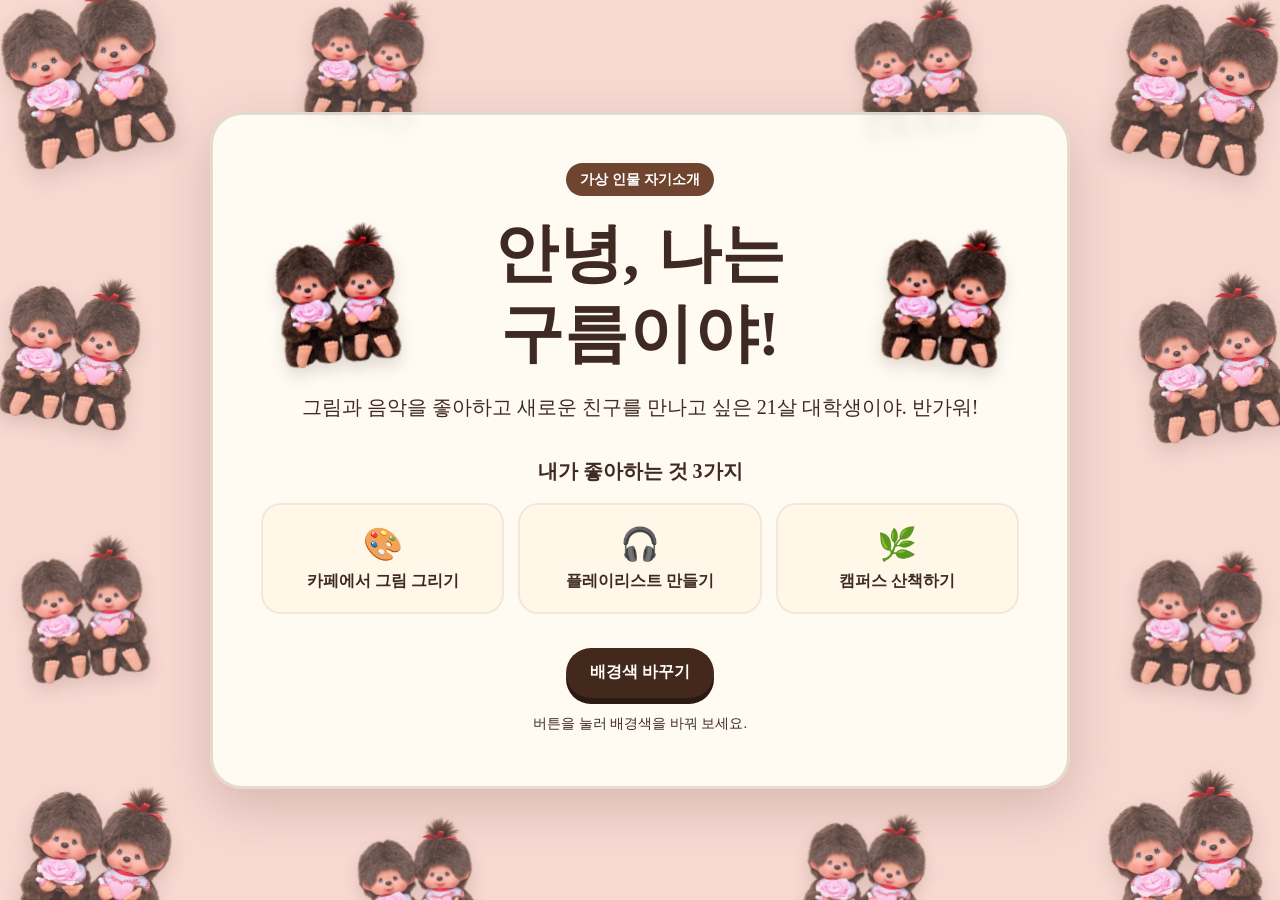
<file: 01-intro/index.html>
<!DOCTYPE html>
<html lang="ko">
<head>
  <meta charset="UTF-8">
  <meta name="viewport" content="width=device-width, initial-scale=1.0">
  <title>구름이의 자기소개</title>
  <style>
    :root {
      --background-color: #f8d9d2;
      --brown: #6f452f;
      --dark-brown: #43281c;
      --face-color: #f2c99f;
      --cream: rgba(255, 253, 246, 0.93);
    }

    * {
      box-sizing: border-box;
    }

    body {
      min-height: 100vh;
      margin: 0;
      overflow-x: hidden;
      color: #3e2a22;
      font-family: "HY견명조", "HY신명조", "HCR Batang", "바탕", serif;
      background-color: var(--background-color);
      transition: background-color 0.5s ease;
    }

    /* 배경이 투명한 몬치치 이미지를 여러 곳에 배치합니다. */
    .character-background {
      position: fixed;
      inset: 0;
      z-index: 0;
      overflow: hidden;
      pointer-events: none;
    }

    .monchhichi {
      position: absolute;
      width: clamp(120px, 17vw, 230px);
      height: auto;
      opacity: 0.76;
      filter: drop-shadow(0 10px 12px rgba(67, 40, 28, 0.2));
      transform: rotate(var(--turn, 0deg)) scale(var(--size, 1));
    }

    .monchhichi:nth-child(1) { top: -4%; left: -2%; --turn: -13deg; --size: 0.9; }
    .monchhichi:nth-child(2) { top: -5%; left: 20%; --turn: 8deg; --size: 0.65; }
    .monchhichi:nth-child(3) { top: -4%; right: 20%; --turn: -8deg; --size: 0.68; }
    .monchhichi:nth-child(4) { top: -3%; right: -2%; --turn: 12deg; --size: 0.88; }
    .monchhichi:nth-child(5) { top: 27%; left: -3%; --turn: 9deg; --size: 0.76; }
    .monchhichi:nth-child(6) { top: 28%; right: -3%; --turn: -9deg; --size: 0.8; }
    .monchhichi:nth-child(7) { top: 56%; left: -2%; --turn: -7deg; --size: 0.7; }
    .monchhichi:nth-child(8) { top: 57%; right: -2%; --turn: 7deg; --size: 0.72; }
    .monchhichi:nth-child(9) { bottom: -7%; left: -1%; --turn: 11deg; --size: 0.82; }
    .monchhichi:nth-child(10) { bottom: -10%; left: 24%; --turn: -7deg; --size: 0.66; }
    .monchhichi:nth-child(11) { right: 24%; bottom: -9%; --turn: 7deg; --size: 0.68; }
    .monchhichi:nth-child(12) { right: -1%; bottom: -7%; --turn: -11deg; --size: 0.84; }

    main {
      position: relative;
      z-index: 1;
      display: grid;
      place-items: center;
      min-height: 100vh;
      padding: 40px 20px;
    }

    .profile-card {
      width: min(100%, 860px);
      padding: 48px;
      border: 3px solid rgba(111, 69, 47, 0.18);
      border-radius: 32px;
      background: var(--cream);
      box-shadow: 0 18px 50px rgba(67, 40, 28, 0.18);
      text-align: center;
      backdrop-filter: blur(6px);
    }

    .label {
      display: inline-block;
      margin: 0 0 14px;
      padding: 7px 14px;
      border-radius: 999px;
      color: #fff;
      background: var(--brown);
      font-size: 0.9rem;
      font-weight: 700;
    }

    .title-row {
      display: grid;
      grid-template-columns: 150px minmax(0, 1fr) 150px;
      align-items: center;
      gap: 10px;
      margin: 4px 0 8px;
    }

    .title-monchhichi {
      width: 150px;
      max-width: 100%;
      filter: drop-shadow(0 8px 8px rgba(67, 40, 28, 0.16));
    }

    .title-monchhichi:first-child {
      transform: rotate(-6deg);
    }

    .title-monchhichi:last-child {
      transform: rotate(6deg);
    }

    h1 {
      margin: 0;
      font-size: clamp(2.25rem, 5vw, 4rem);
      letter-spacing: 0.01em;
      line-height: 1.25;
    }

    .introduction {
      margin: 16px auto 34px;
      font-size: clamp(1rem, 3vw, 1.25rem);
      line-height: 1.7;
    }

    h2 {
      margin: 0 0 18px;
      font-size: 1.25rem;
    }

    .favorites {
      display: grid;
      grid-template-columns: repeat(3, 1fr);
      gap: 14px;
      margin: 0 0 34px;
      padding: 0;
      list-style: none;
    }

    .favorites li {
      padding: 22px 10px;
      border-radius: 20px;
      background: #fff8e9;
      box-shadow: inset 0 0 0 2px rgba(111, 69, 47, 0.09);
      font-weight: 700;
    }

    .favorites span {
      display: block;
      margin-bottom: 8px;
      font-size: 2rem;
    }

    button {
      min-height: 50px;
      padding: 13px 24px;
      border: 0;
      border-radius: 999px;
      color: #fff;
      background: var(--dark-brown);
      box-shadow: 0 6px 0 #2b1a13;
      font: inherit;
      font-weight: 700;
      cursor: pointer;
      transition: transform 0.15s ease, box-shadow 0.15s ease;
    }

    button:hover {
      transform: translateY(-2px);
      box-shadow: 0 8px 0 #2b1a13;
    }

    button:active {
      transform: translateY(4px);
      box-shadow: 0 2px 0 #2b1a13;
    }

    button:focus-visible {
      outline: 4px solid #fff;
      outline-offset: 4px;
    }

    #color-message {
      min-height: 24px;
      margin: 16px 0 0;
      font-size: 0.9rem;
    }

    @media (max-width: 560px) {
      .profile-card {
        padding: 36px 20px;
        border-radius: 24px;
      }

      .favorites {
        grid-template-columns: 1fr;
      }

      .title-row {
        grid-template-columns: 72px minmax(0, 1fr) 72px;
        gap: 4px;
      }

      .title-monchhichi {
        width: 84px;
      }

      h1 {
        font-size: clamp(1.8rem, 9vw, 2.45rem);
      }

      .favorites li {
        padding: 16px;
      }

      .monchhichi {
        width: 112px;
        opacity: 0.48;
      }
    }
  </style>
</head>
<body>
  <!-- 배경을 꾸미는 투명 몬치치 이미지들 -->
  <div class="character-background" aria-hidden="true">
    <img class="monchhichi" src="images/monchhichi.png" alt="">
    <img class="monchhichi" src="images/monchhichi.png" alt="">
    <img class="monchhichi" src="images/monchhichi.png" alt="">
    <img class="monchhichi" src="images/monchhichi.png" alt="">
    <img class="monchhichi" src="images/monchhichi.png" alt="">
    <img class="monchhichi" src="images/monchhichi.png" alt="">
    <img class="monchhichi" src="images/monchhichi.png" alt="">
    <img class="monchhichi" src="images/monchhichi.png" alt="">
    <img class="monchhichi" src="images/monchhichi.png" alt="">
    <img class="monchhichi" src="images/monchhichi.png" alt="">
    <img class="monchhichi" src="images/monchhichi.png" alt="">
    <img class="monchhichi" src="images/monchhichi.png" alt="">
  </div>

  <main>
    <section class="profile-card" aria-labelledby="profile-title">
      <p class="label">가상 인물 자기소개</p>
      <div class="title-row">
        <img class="title-monchhichi" src="images/monchhichi.png" alt="">
        <h1 id="profile-title">안녕, 나는<br>구름이야!</h1>
        <img class="title-monchhichi" src="images/monchhichi.png" alt="">
      </div>
      <p class="introduction">그림과 음악을 좋아하고 새로운 친구를 만나고 싶은 21살 대학생이야. 반가워!</p>

      <h2>내가 좋아하는 것 3가지</h2>
      <ul class="favorites">
        <li><span aria-hidden="true">🎨</span>카페에서 그림 그리기</li>
        <li><span aria-hidden="true">🎧</span>플레이리스트 만들기</li>
        <li><span aria-hidden="true">🌿</span>캠퍼스 산책하기</li>
      </ul>

      <button id="color-button" type="button">배경색 바꾸기</button>
      <p id="color-message" aria-live="polite">버튼을 눌러 배경색을 바꿔 보세요.</p>
    </section>
  </main>

  <script>
    // 버튼을 누를 때마다 준비된 배경색을 차례대로 적용합니다.
    const colorButton = document.querySelector("#color-button");
    const colorMessage = document.querySelector("#color-message");
    const colors = [
      { code: "#f8d9d2", name: "딸기 우유색" },
      { code: "#d8ead2", name: "연두색" },
      { code: "#d9e7f5", name: "하늘색" },
      { code: "#eee0f5", name: "연보라색" }
    ];
    let colorIndex = 0;

    colorButton.addEventListener("click", function () {
      colorIndex = (colorIndex + 1) % colors.length;
      document.documentElement.style.setProperty("--background-color", colors[colorIndex].code);
      colorMessage.textContent = "배경이 " + colors[colorIndex].name + "으로 바뀌었어요!";
    });
  </script>
</body>
</html>
</file>
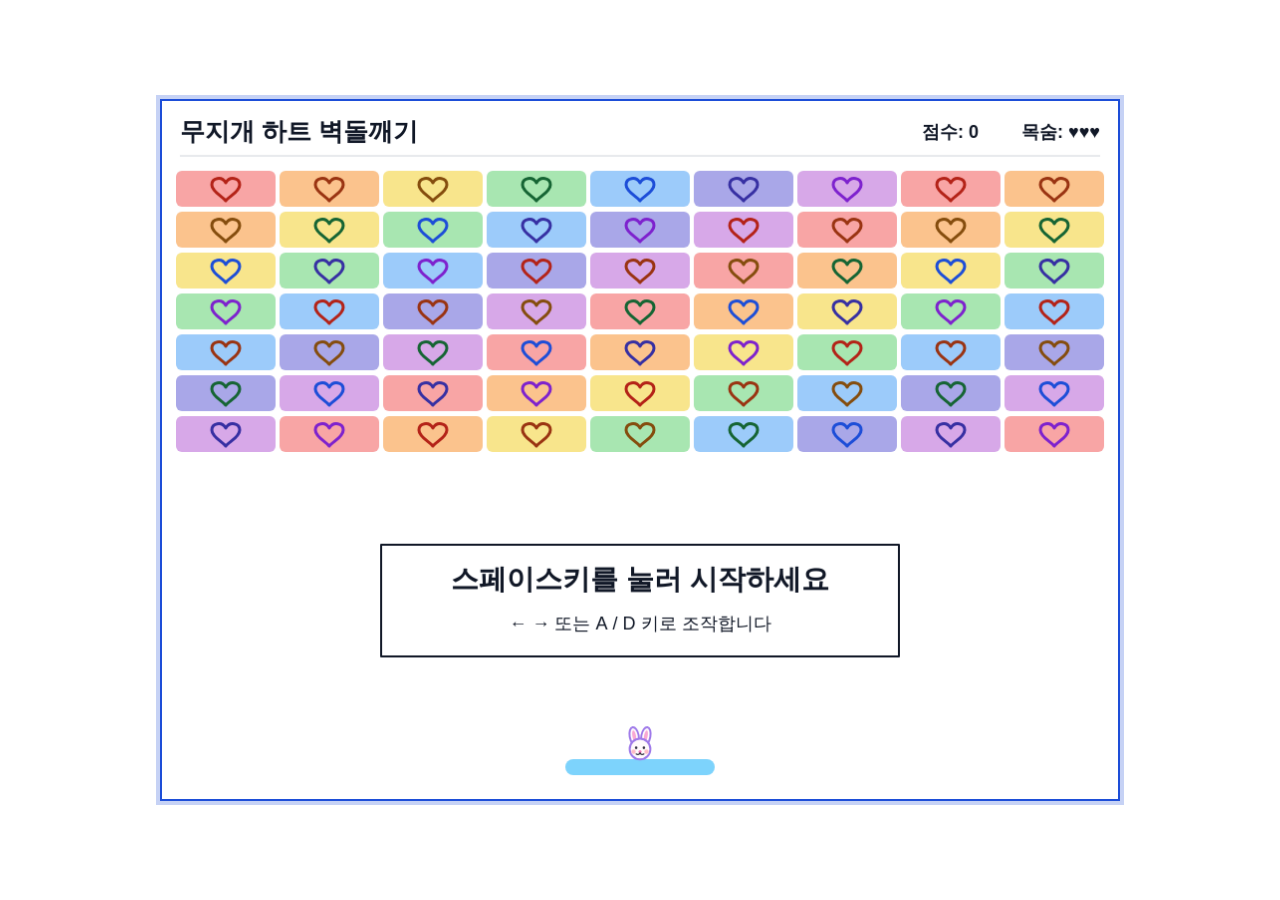
<file: 02-bricks/brick_game.html>
<!DOCTYPE html>
<html lang="ko">
<head>
  <meta charset="UTF-8">
  <meta name="viewport" content="width=device-width, initial-scale=1.0">
  <title>무지개 하트 벽돌깨기</title>
  <link rel="stylesheet" href="brick_game.css">
</head>
<body>
  <main class="게임-화면">
    <h1 class="화면읽기-전용">무지개 하트 벽돌깨기</h1>
    <canvas
      id="게임판"
      width="960"
      height="700"
      tabindex="0"
      aria-label="무지개 하트 벽돌깨기 게임. 왼쪽과 오른쪽 방향키 또는 A와 D 키로 조작하고, 스페이스키로 시작합니다."
    >
      이 게임을 실행하려면 캔버스를 지원하는 최신 브라우저가 필요합니다.
    </canvas>
    <p class="화면읽기-전용">
      왼쪽과 오른쪽 방향키 또는 A와 D 키로 조작 바를 움직입니다.
      스페이스키를 누르면 게임이 시작됩니다.
    </p>
  </main>

  <script src="brick_game.js"></script>
</body>
</html>
</file>
<file: 02-bricks/brick_game.css>
* {
  box-sizing: border-box;
}

html,
body {
  width: 100%;
  min-width: 320px;
  height: 100%;
  margin: 0;
}

body {
  display: grid;
  place-items: center;
  overflow: hidden;
  padding: 12px;
  background: #ffffff;
  color: #111111;
  font-family: "Malgun Gothic", "Apple SD Gothic Neo", sans-serif;
}

.게임-화면 {
  width: min(960px, calc(100vw - 24px));
  max-height: calc(100vh - 24px);
}

#게임판 {
  display: block;
  width: 100%;
  height: auto;
  max-height: calc(100vh - 24px);
  margin: 0 auto;
  border: 2px solid #222222;
  background: #ffffff;
  box-shadow: 0 8px 24px rgba(0, 0, 0, 0.12);
  outline: none;
  touch-action: none;
}

#게임판:focus-visible {
  border-color: #1d4ed8;
  box-shadow: 0 0 0 4px rgba(29, 78, 216, 0.25);
}

.화면읽기-전용 {
  position: absolute;
  width: 1px;
  height: 1px;
  padding: 0;
  margin: -1px;
  overflow: hidden;
  clip: rect(0, 0, 0, 0);
  white-space: nowrap;
  border: 0;
}
</file>
